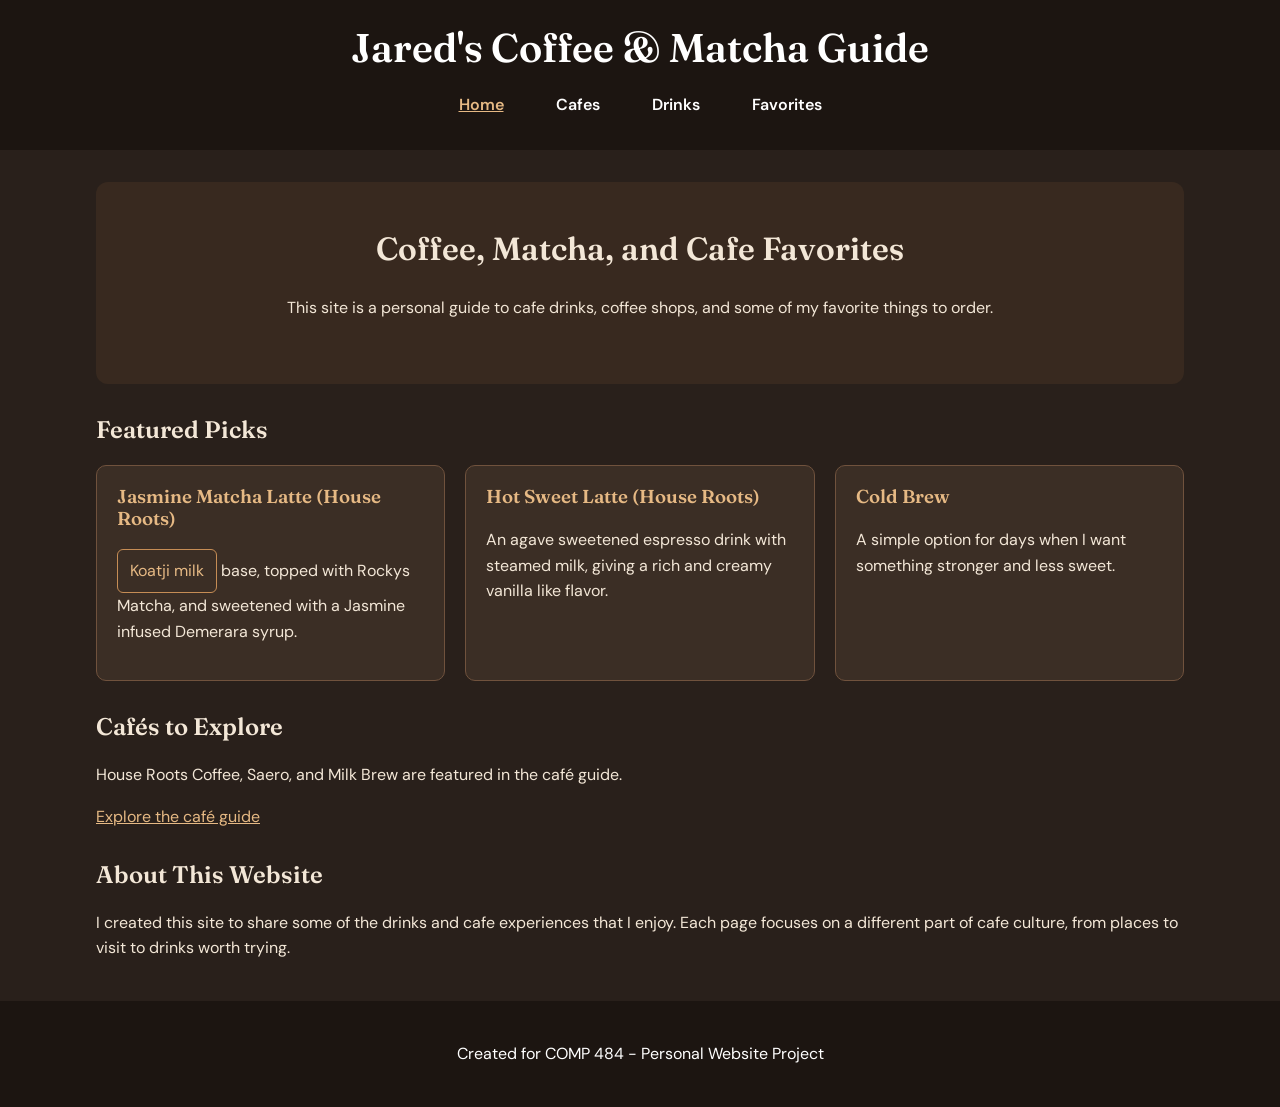
<file: index.html>
<!DOCTYPE html>
<html lang="en">
<head>
    <meta charset="UTF-8">
    <meta name="viewport" content="width=device-width, initial-scale=1.0">
    <title>Jared's Coffee &amp; Matcha Guide</title>
    
    <link rel="preconnect" href="https://fonts.googleapis.com">
    <link rel="preconnect" href="https://fonts.gstatic.com" crossorigin>
    <link href="https://fonts.googleapis.com/css2?family=DM+Sans:wght@400;500;600;700&amp;family=Fraunces:wght@500;600;700&amp;display=swap" rel="stylesheet">
    <link rel="stylesheet" href="css/styles.css">
</head>
<body>

<header>
    <h1>Jared's Coffee &amp; Matcha Guide</h1>
    <nav aria-label="Main navigation">
    <ul>
        <li><a href="index.html" aria-current="page" title="Go to the homepage">Home</a></li>
        <li><a href="cafes.html" title="Browse cafe recommendations">Cafes</a></li>
        <li><a href="drinks.html" title="Explore coffee and matcha drinks">Drinks</a></li>
        <li><a href="favorites.html" title="See my personal favorites">Favorites</a></li>
    </ul>
</nav>
</header>

<main>
    <section class="hero">
        <h2>Coffee, Matcha, and Cafe Favorites</h2>
        <p>
            This site is a personal guide to cafe drinks, coffee shops,
            and some of my favorite things to order.
        </p>
    </section>

    <section>
        <h2>Featured Picks</h2>

        <div class="card-grid">
            <article class="card">
                <h3>Jasmine Matcha Latte (House Roots)</h3>
                <p> <a href="https://koatji.com/" target="_blank" rel="noopener noreferrer" title="Learn about Koatji milk (opens in a new tab)">Koatji milk</a> base, topped with Rockys Matcha, and sweetened with a Jasmine infused Demerara syrup.</p>
            </article>

            <article class="card">
                <h3>Hot Sweet Latte (House Roots)</h3>
                <p>An agave sweetened espresso drink with steamed milk, giving a rich and creamy vanilla like flavor.</p>
            </article>

            <article class="card">
                <h3>Cold Brew</h3>
                <p>A simple option for days when I want something stronger and less sweet.</p>
            </article>
        </div>
    </section>

    <section>
        <h2>Cafés to Explore</h2>
        <p>House Roots Coffee, Saero, and Milk Brew are featured in the café guide.</p>
        <p><a href="cafes.html">Explore the café guide</a></p>
    </section>

    <section>
        <h2>About This Website</h2>
        <p>
            I created this site to share some of the drinks and cafe experiences
            that I enjoy. Each page focuses on a different part of cafe culture,
            from places to visit to drinks worth trying.
        </p>
    </section>
</main>

<footer>
    <p>Created for COMP 484 - Personal Website Project</p>
</footer>

</body>
</html>
</file>
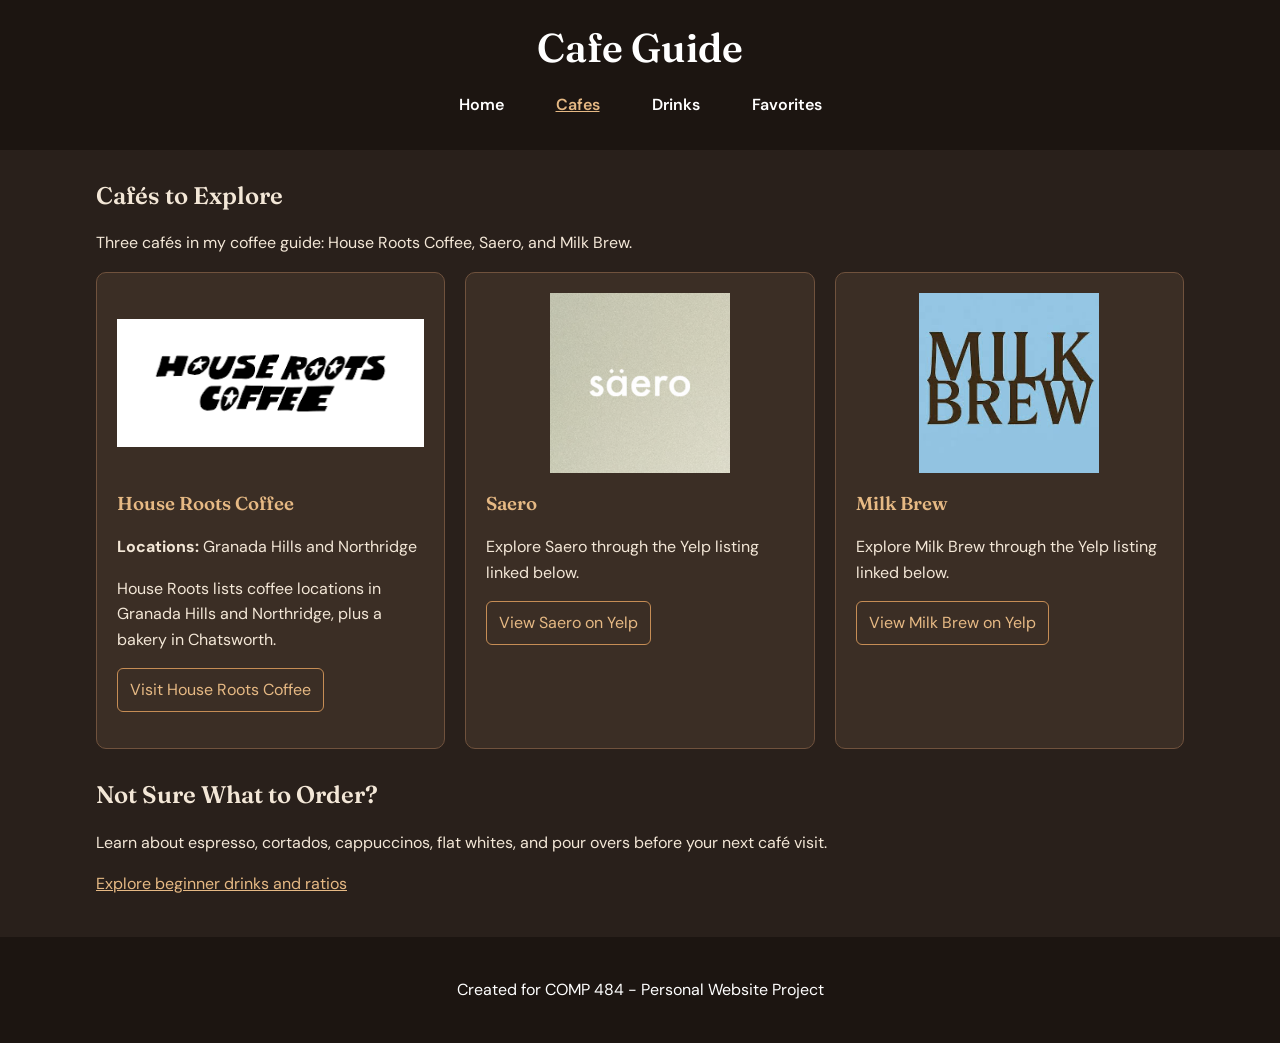
<file: cafes.html>
<!DOCTYPE html>
<html lang="en">
<head>
    <meta charset="UTF-8">
    <meta name="viewport" content="width=device-width, initial-scale=1.0">
    <title>Cafes | Jared's Coffee &amp; Matcha Guide</title>
    
    <link rel="preconnect" href="https://fonts.googleapis.com">
    <link rel="preconnect" href="https://fonts.gstatic.com" crossorigin>
    <link href="https://fonts.googleapis.com/css2?family=DM+Sans:wght@400;500;600;700&amp;family=Fraunces:wght@500;600;700&amp;display=swap" rel="stylesheet">
    <link rel="stylesheet" href="css/styles.css">
</head>
<body>

<header>
    <h1>Cafe Guide</h1>
    <nav aria-label="Main navigation">
    <ul>
        <li><a href="index.html" title="Go to the homepage">Home</a></li>
        <li><a href="cafes.html" aria-current="page" title="Browse cafe recommendations">Cafes</a></li>
        <li><a href="drinks.html" title="Explore coffee and matcha drinks">Drinks</a></li>
        <li><a href="favorites.html" title="See my personal favorites">Favorites</a></li>
    </ul>
</nav>
</header>

<main>
    <section>
        <h2>Cafés to Explore</h2>
        <p>
            Three cafés in my coffee guide: House Roots Coffee, Saero, and Milk Brew.
        </p>

        <div class="card-grid">
            <article class="card">
                <img class="cafe-logo" src="images/house-roots-logo.png" alt="House Roots Coffee logo" width="347" height="144">
                <h3>House Roots Coffee</h3>
                <p><strong>Locations:</strong> Granada Hills and Northridge</p>
                <p>House Roots lists coffee locations in Granada Hills and Northridge, plus a bakery in Chatsworth.</p>
                <p><a href="https://houserootscoffee.com/" target="_blank">Visit House Roots Coffee</a></p>
                
            </article>
            <article class="card">
                <img class="cafe-logo" src="images/saero-logo.png" alt="Saero logo" width="672" height="672">
                <h3>Saero</h3>
                <p>Explore Saero through the Yelp listing linked below.</p>
                <p><a href="https://www.yelp.com/biz/saero-los-angeles-2" target="_blank">View Saero on Yelp</a></p>
                
            </article>
            <article class="card">
                <img class="cafe-logo" src="images/milk-brew-logo.png" alt="Milk Brew logo" width="225" height="225">
                <h3>Milk Brew</h3>
                <p>Explore Milk Brew through the Yelp listing linked below.</p>
                <p><a href="https://www.yelp.com/biz/milk-brew-pasadena" target="_blank">View Milk Brew on Yelp</a></p>
               
            </article>
        </div>
    </section>
    <section>
        <h2>Not Sure What to Order?</h2>
        <p>Learn about espresso, cortados, cappuccinos, flat whites, and pour overs before your next café visit.</p>
        <p><a href="drinks.html#coffee-basics">Explore beginner drinks and ratios</a></p>
    </section>
</main>

<footer>
    <p>Created for COMP 484 - Personal Website Project</p>
</footer>

</body>
</html>
</file>
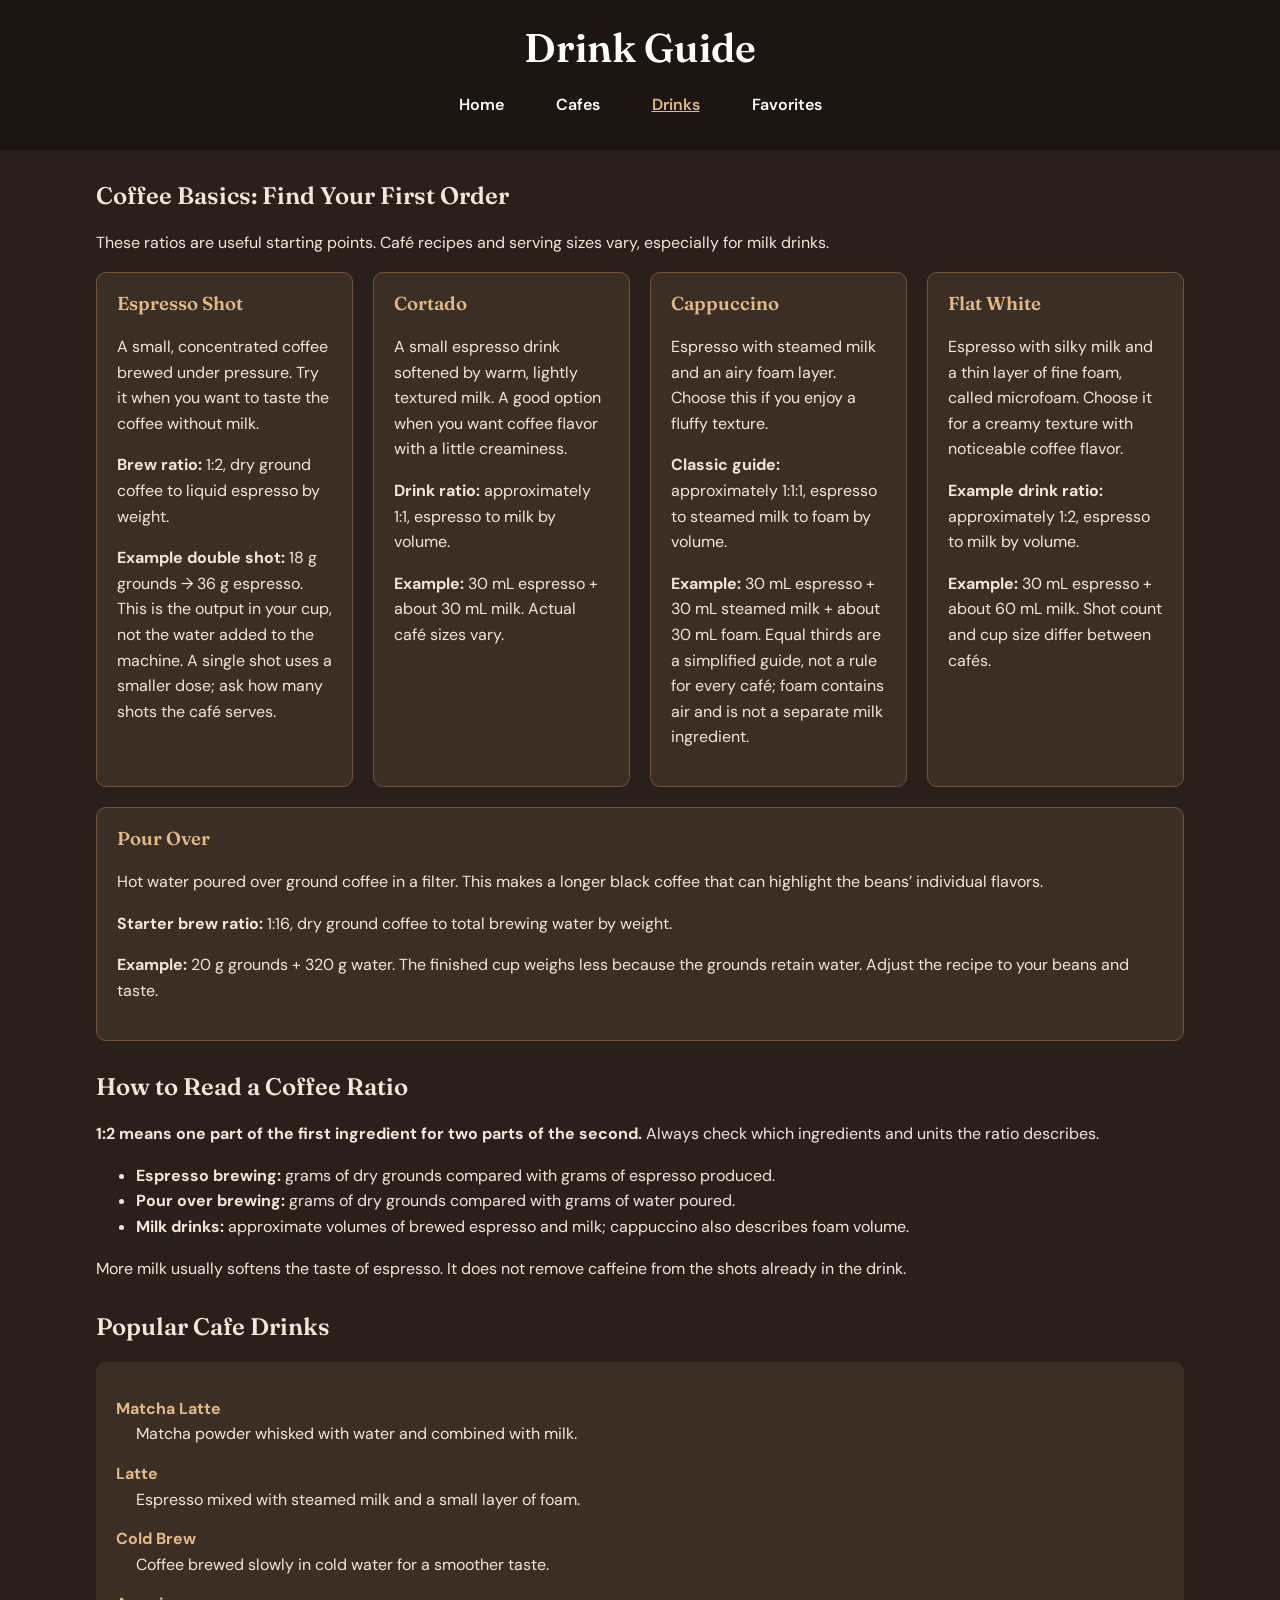
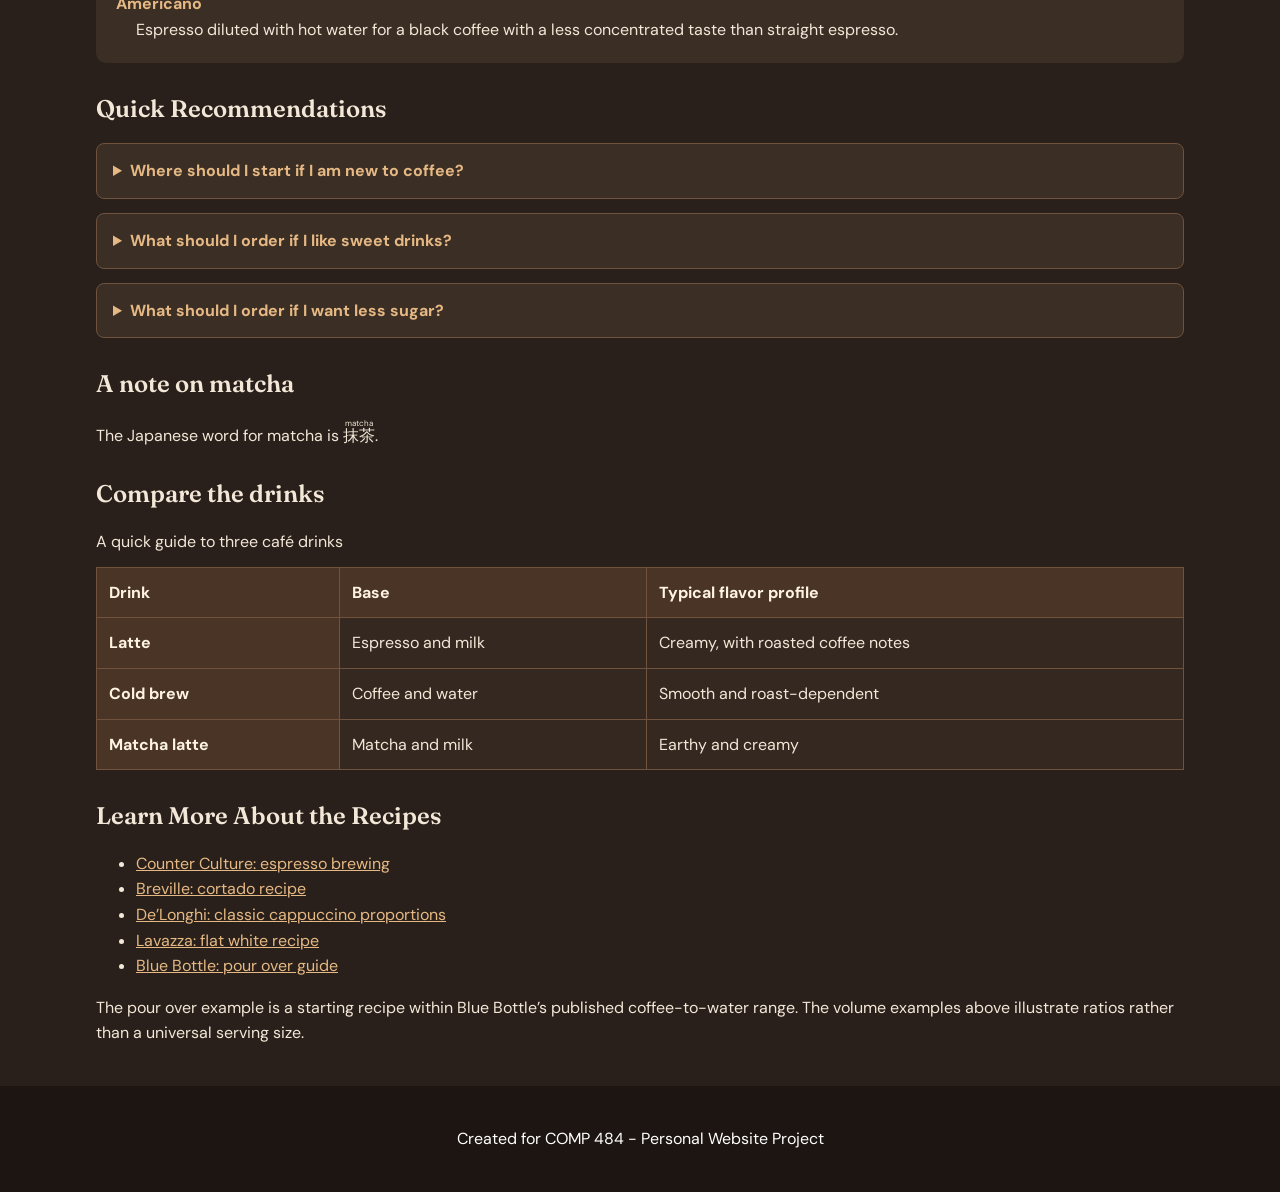
<file: drinks.html>
<!DOCTYPE html>
<html lang="en">
<head>
    <meta charset="UTF-8">
    <meta name="viewport" content="width=device-width, initial-scale=1.0">
    <title>Drinks | Jared's Coffee &amp; Matcha Guide</title>
    
    <link rel="preconnect" href="https://fonts.googleapis.com">
    <link rel="preconnect" href="https://fonts.gstatic.com" crossorigin>
    <link href="https://fonts.googleapis.com/css2?family=DM+Sans:wght@400;500;600;700&amp;family=Fraunces:wght@500;600;700&amp;display=swap" rel="stylesheet">
    <link rel="stylesheet" href="css/styles.css">
</head>
<body>

<header>
    <h1>Drink Guide</h1>
    <nav aria-label="Main navigation">
    <ul>
        <li><a href="index.html" title="Go to the homepage">Home</a></li>
        <li><a href="cafes.html" title="Browse cafe recommendations">Cafes</a></li>
        <li><a href="drinks.html" aria-current="page" title="Explore coffee and matcha drinks">Drinks</a></li>
        <li><a href="favorites.html" title="See my personal favorites">Favorites</a></li>
    </ul>
</nav>
</header>

<main>
    <section id="coffee-basics">
        <h2>Coffee Basics: Find Your First Order</h2>
        <p>These ratios are useful starting points. Café recipes and serving sizes vary, especially for milk drinks.</p>
        <div class="card-grid">
            <article class="card">
                <h3>Espresso Shot</h3>
                <p>A small, concentrated coffee brewed under pressure. Try it when you want to taste the coffee without milk.</p>
                <p><strong>Brew ratio:</strong> 1:2, dry ground coffee to liquid espresso by weight.</p>
                <p><strong>Example double shot:</strong> 18 g grounds → 36 g espresso. This is the output in your cup, not the water added to the machine. A single shot uses a smaller dose; ask how many shots the café serves.</p>
            </article>
            <article class="card">
                <h3>Cortado</h3>
                <p>A small espresso drink softened by warm, lightly textured milk. A good option when you want coffee flavor with a little creaminess.</p>
                <p><strong>Drink ratio:</strong> approximately 1:1, espresso to milk by volume.</p>
                <p><strong>Example:</strong> 30 mL espresso + about 30 mL milk. Actual café sizes vary.</p>
            </article>
            <article class="card">
                <h3>Cappuccino</h3>
                <p>Espresso with steamed milk and an airy foam layer. Choose this if you enjoy a fluffy texture.</p>
                <p><strong>Classic guide:</strong> approximately 1:1:1, espresso to steamed milk to foam by volume.</p>
                <p><strong>Example:</strong> 30 mL espresso + 30 mL steamed milk + about 30 mL foam. Equal thirds are a simplified guide, not a rule for every café; foam contains air and is not a separate milk ingredient.</p>
            </article>
            <article class="card">
                <h3>Flat White</h3>
                <p>Espresso with silky milk and a thin layer of fine foam, called microfoam. Choose it for a creamy texture with noticeable coffee flavor.</p>
                <p><strong>Example drink ratio:</strong> approximately 1:2, espresso to milk by volume.</p>
                <p><strong>Example:</strong> 30 mL espresso + about 60 mL milk. Shot count and cup size differ between cafés.</p>
            </article>
            <article class="card">
                <h3>Pour Over</h3>
                <p>Hot water poured over ground coffee in a filter. This makes a longer black coffee that can highlight the beans’ individual flavors.</p>
                <p><strong>Starter brew ratio:</strong> 1:16, dry ground coffee to total brewing water by weight.</p>
                <p><strong>Example:</strong> 20 g grounds + 320 g water. The finished cup weighs less because the grounds retain water. Adjust the recipe to your beans and taste.</p>
            </article>
        </div>
    </section>

    <section>
        <h2>How to Read a Coffee Ratio</h2>
        <p><strong>1:2 means one part of the first ingredient for two parts of the second.</strong> Always check which ingredients and units the ratio describes.</p>
        <ul>
            <li><strong>Espresso brewing:</strong> grams of dry grounds compared with grams of espresso produced.</li>
            <li><strong>Pour over brewing:</strong> grams of dry grounds compared with grams of water poured.</li>
            <li><strong>Milk drinks:</strong> approximate volumes of brewed espresso and milk; cappuccino also describes foam volume.</li>
        </ul>
        <p>More milk usually softens the taste of espresso. It does not remove caffeine from the shots already in the drink.</p>
    </section>


    <section>
        <h2>Popular Cafe Drinks</h2>

        <dl>
            <dt>Matcha Latte</dt>
            <dd>Matcha powder whisked with water and combined with milk.</dd>

            <dt>Latte</dt>
            <dd>Espresso mixed with steamed milk and a small layer of foam.</dd>

            <dt>Cold Brew</dt>
            <dd>Coffee brewed slowly in cold water for a smoother taste.</dd>

            <dt>Americano</dt>
            <dd>Espresso diluted with hot water for a black coffee with a less concentrated taste than straight espresso.</dd>
        </dl>
    </section>

    <section>
        <h2>Quick Recommendations</h2>
        <details>
            <summary>Where should I start if I am new to coffee?</summary>
            <p>For a creamy drink, try a flat white or latte. For fluffy foam, try a cappuccino. If you want black coffee, try a pour over; for a small, concentrated drink with some milk, try a cortado.</p>
        </details>
        <details>
            <summary>What should I order if I like sweet drinks?</summary>
            <p>Try a caramel latte, vanilla latte, or strawberry matcha.</p>
        </details>

        <details>
            <summary>What should I order if I want less sugar?</summary>
            <p>Try cold brew, an Americano, or a plain matcha latte with less sweetener.</p>
        </details>
    </section>
<section><h2>A note on matcha</h2>

<p>The Japanese word for matcha is <ruby><span lang="ja">抹茶</span><rp>(</rp><rt>matcha</rt><rp>)</rp></ruby>.</p>
</section>
<section id="comparison"><h2>Compare the drinks</h2>
<table><caption>A quick guide to three café drinks</caption>

<colgroup><col class="drink-column"><col span="2" class="comparison-columns"></colgroup>
<thead><tr><th id="drink">Drink</th><th id="base">Base</th>

<th id="flavor" abbr="Flavor">Typical flavor profile</th></tr></thead>

<tbody>
<tr><th id="latte" headers="drink">Latte</th><td headers="latte base">Espresso and milk</td><td headers="latte flavor">Creamy, with roasted coffee notes</td></tr>
<tr><th id="coldbrew" headers="drink">Cold brew</th><td headers="coldbrew base">Coffee and water</td><td headers="coldbrew flavor">Smooth and roast-dependent</td></tr>
<tr><th id="matcha" headers="drink">Matcha latte</th><td headers="matcha base">Matcha and milk</td><td headers="matcha flavor">Earthy and creamy</td></tr>
</tbody></table></section>
    <section>
        <h2>Learn More About the Recipes</h2>
        <ul>
            <li><a href="https://counterculturecoffee.com/pages/quick-easy-espresso" target="_blank">Counter Culture: espresso brewing</a></li>
            <li><a href="https://www.breville.com/inspiration/en-us/recipes/coffee-espresso/essential-cortado" target="_blank">Breville: cortado recipe</a></li>
            <li><a href="https://www.delonghi.com/en-us/faqs/How-do-I-make-a-Cappuccino/a/16712" target="_blank">De’Longhi: classic cappuccino proportions</a></li>
            <li><a href="https://www.lavazzausa.com/en/recipes-and-coffee-hacks/how-to-make-flat-white-coffee" target="_blank">Lavazza: flat white recipe</a></li>
            <li><a href="https://cdn.bluebottlecoffee.com/us/eng/brew-guides/pour-over" target="_blank">Blue Bottle: pour over guide</a></li>
        </ul>
        <p>The pour over example is a starting recipe within Blue Bottle’s published coffee-to-water range. The volume examples above illustrate ratios rather than a universal serving size.</p>
    </section>
</main>

<footer>
    <p>Created for COMP 484 - Personal Website Project</p>
</footer>

</body>
</html>
</file>
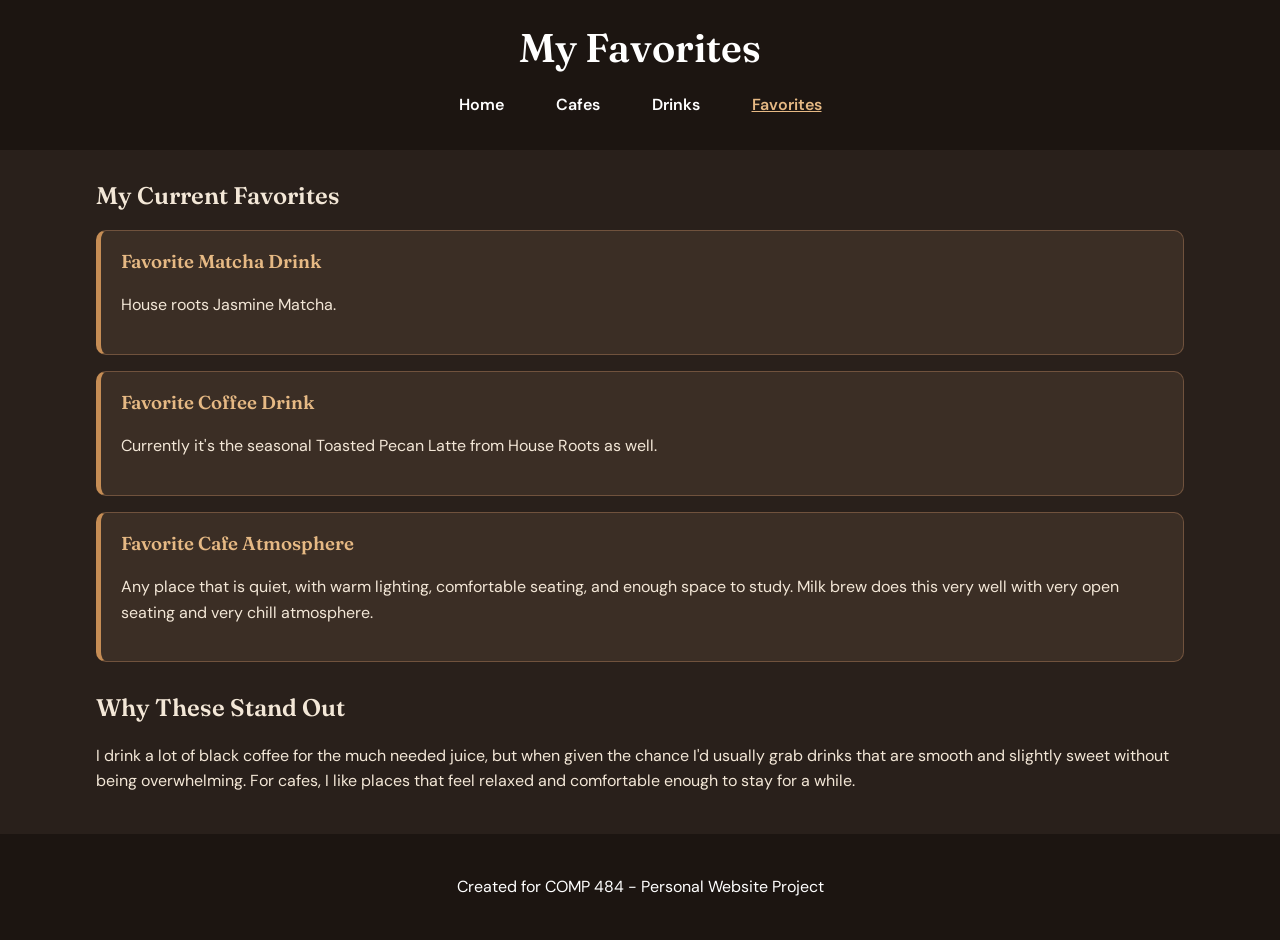
<file: favorites.html>
<!DOCTYPE html>
<html lang="en">
<head>
    <meta charset="UTF-8">
    <meta name="viewport" content="width=device-width, initial-scale=1.0">
    <title>Favorites | Jared's Coffee &amp; Matcha Guide</title>
    
    <link rel="preconnect" href="https://fonts.googleapis.com">
    <link rel="preconnect" href="https://fonts.gstatic.com" crossorigin>
    <link href="https://fonts.googleapis.com/css2?family=DM+Sans:wght@400;500;600;700&amp;family=Fraunces:wght@500;600;700&amp;display=swap" rel="stylesheet">
    <link rel="stylesheet" href="css/styles.css">
</head>
<body>

<header>
    <h1>My Favorites</h1>
    <nav aria-label="Main navigation">
    <ul>
        <li><a href="index.html" title="Go to the homepage">Home</a></li>
        <li><a href="cafes.html" title="Browse cafe recommendations">Cafes</a></li>
        <li><a href="drinks.html" title="Explore coffee and matcha drinks">Drinks</a></li>
        <li><a href="favorites.html" aria-current="page" title="See my personal favorites">Favorites</a></li>
    </ul>
</nav>
</header>

<main>
    <section>
        <h2>My Current Favorites</h2>
       

        <article class="card favorite">
            <h3>Favorite Matcha Drink</h3>
            <p>House roots Jasmine Matcha.</p>
        </article>

        <article class="card favorite">
            <h3>Favorite Coffee Drink</h3>
            <p>Currently it's the seasonal Toasted Pecan Latte from House Roots as well.</p>
        </article>

        <article class="card favorite">
            <h3>Favorite Cafe Atmosphere</h3>
            <p>Any place that is quiet, with warm lighting, comfortable seating, and enough space to study. 
            Milk brew does this very well with very open seating and very chill atmosphere.</p>
        </article>
    </section>

    <section>
        <h2>Why These Stand Out</h2>
        <p>
            I drink a lot of black coffee for the much needed juice, but when given the chance I'd usually grab
            drinks that are smooth and slightly sweet without being overwhelming. 
            For cafes, I like places that feel relaxed and comfortable enough to stay for a while.
        </p>
    </section>
</main>

<footer>
    <p>Created for COMP 484 - Personal Website Project</p>
</footer>

</body>
</html>
</file>
<file: css/styles.css>
* {
    box-sizing: border-box;
}

body {
    margin: 0;
    font-family: "DM Sans", Arial, Helvetica, sans-serif;
    font-size: 16px;
    background-color: #29201b;
    color: #f3e7d7;
    line-height: 1.6;
}

header {
    background-color: #1c1511;
    color: white;
    padding: 24px;
    text-align: center;
}

header h1 {
    margin: 0 0 12px;
}

nav ul {
    list-style: none;
    margin: 0;
    padding: 0;
}

nav li {
    display: inline-block;
    margin: 0 12px;
}

nav a {
    color: white;
    text-decoration: none;
    font-weight: bold;
}

nav a:hover {
    text-decoration: underline;
}

main {
    width: 85%;
    max-width: 1100px;
    margin: 32px auto;
}

.hero {
    background-color: #38291f;
    padding: 48px 30px;
    text-align: center;
    border-radius: 12px;
    margin-bottom: 32px;
}

.hero h2 {
    font-size: 2rem;
    margin-top: 0;
}

.card-grid {
    display: flex;
    gap: 20px;
    flex-wrap: wrap;
}

.card {
    background-color: #3b2e25;
    border: 1px solid #70523d;
    border-radius: 10px;
    padding: 20px;
    flex: 1 1 250px;
}

.card h3 {
    color: #e6b984;
    margin-top: 0;
}

figure {
    margin: 0 0 24px;
    background-color: #3b2e25;
    padding: 12px;
    border-radius: 10px;
}

figure img {
    width: 100%;
    height: 220px;
    object-fit: cover;
    border-radius: 8px;
}

figcaption {
    margin-top: 8px;
    font-size: 0.95rem;
    color: #e1ccb3;
}

details {
    background-color: #3b2e25;
    border: 1px solid #70523d;
    border-radius: 8px;
    padding: 14px 16px;
    margin: 14px 0;
}

summary {
    font-weight: bold;
    cursor: pointer;
    color: #e6b984;
}

dl {
    background-color: #3b2e25;
    padding: 20px;
    border-radius: 10px;
}

dt {
    font-weight: bold;
    color: #e6b984;
    margin-top: 14px;
}

dd {
    margin-left: 20px;
}

.favorite {
    border-left: 5px solid #c68d55;
}

footer {
    margin-top: 40px;
    padding: 24px;
    text-align: center;
    background-color: #1c1511;
    color: white;
}

/* Additional styles for the newer drink comparison and active navigation. */
nav a[aria-current="page"] {
    color: #e6b984;
    text-decoration: underline;
}
nav a:focus-visible {
    outline: 2px solid #e6b984;
    outline-offset: 5px;
}
a {
    color: #e6b984;
}
table {
    width: 100%;
    border-collapse: collapse;
    margin-top: 16px;
}
caption {
    text-align: left;
    margin-bottom: 12px;
}
th, td {
    border: 1px solid #70523d;
    padding: 12px;
    text-align: left;
}
th {
    background-color: #493426;
    color: #fff3e2;
}
.drink-column {
    background-color: #3b2e25;
}
.comparison-columns {
    background-color: #342820;
}
.favorite {
    margin-bottom: 16px;
}
section {
    margin-bottom: 32px;
}

/* Subtle interaction effects using plain CSS. */
nav a {
    display: inline-block;
    padding: 8px 12px;
    border-radius: 6px;
    transition: color 180ms ease, background-color 180ms ease;
}

nav a:hover,
nav a:focus-visible {
    background-color: #493426;
    color: #fff3e2;
}

.card {
    transition: transform 200ms ease, border-color 200ms ease,
                box-shadow 200ms ease;
}

.card:hover,
.card:focus-within {
    transform: translateY(-4px);
    border-color: #c68d55;
    box-shadow: 0 10px 24px #00000040;
}

.card a {
    display: inline-block;
    padding: 8px 12px;
    border: 1px solid #c68d55;
    border-radius: 6px;
    text-decoration: none;
    transition: background-color 180ms ease, color 180ms ease;
}

.card a:hover,
.card a:focus-visible {
    background-color: #e6b984;
    color: #241a14;
}

a:focus-visible,
summary:focus-visible {
    outline: 2px solid #e6b984;
    outline-offset: 4px;
}

summary {
    transition: color 180ms ease;
}

summary:hover,
summary:focus-visible {
    color: #fff3e2;
}

details[open] {
    border-color: #c68d55;
}

/* Honor visitors who prefer reduced motion. */
@media (prefers-reduced-motion: reduce) {
    nav a,
    .card,
    .card a,
    summary {
        transition: none;
    }

    .card:hover,
    .card:focus-within {
        transform: none;
    }
}

/* Café typography: expressive headings with readable body text. */
h1, h2, h3 {
    font-family: "Fraunces", Georgia, serif;
    font-weight: 600;
    line-height: 1.2;
}

header h1 {
    font-size: 2.5rem;
}

nav a {
    font-weight: 600;
}

/* Display supplied café logos fully, without cropping their lettering. */
.cafe-logo {
    display: block;
    width: 100%;
    height: 180px;
    object-fit: contain;
    margin-bottom: 20px;
    border-radius: 8px;
}
</file>
